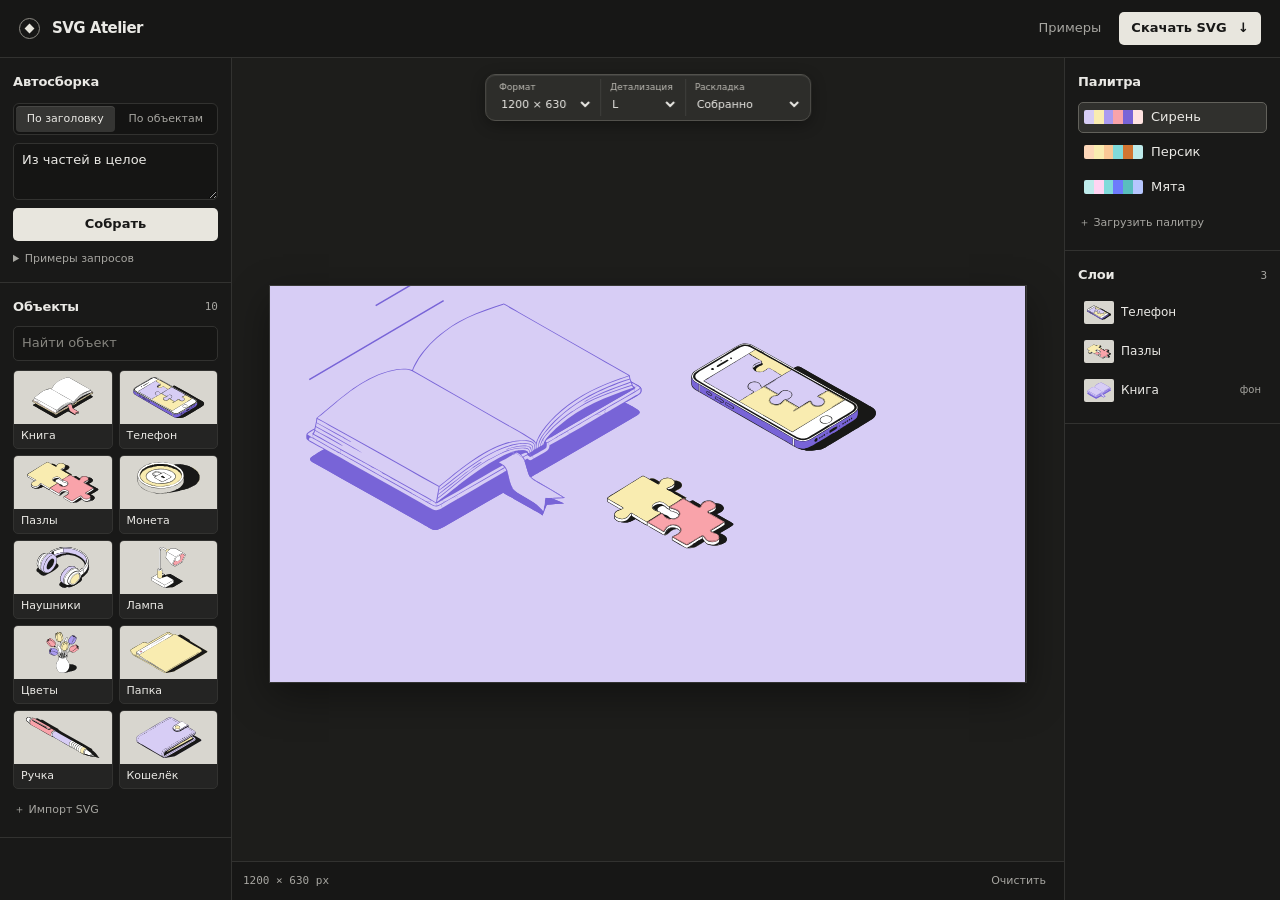
<file: index.html>
<!doctype html>
<html lang="ru">
<head>
  <meta charset="utf-8"><meta name="viewport" content="width=device-width,initial-scale=1">
  <title>SVG Atelier — редактор векторных композиций</title>
  <link rel="stylesheet" href="style.css">
  <script defer src="library.js"></script><script defer src="engine.js"></script><script defer src="app.js"></script>
</head>
<body>
<header class="top">
  <div class="brand"><span class="mark" aria-hidden="true"></span><strong>SVG Atelier</strong></div>
  <div class="top-actions">
    <a href="demo.html">Примеры</a>
    <button class="dark" id="export">Скачать SVG <span aria-hidden="true">↓</span></button>
  </div>
</header>
<main class="layout">
  <aside class="left">
    <section class="assemble">
      <h1>Автосборка</h1>
      <div class="tabs" aria-label="Способ сборки">
        <button data-mode="phrase" aria-pressed="true">По заголовку</button>
        <button data-mode="objects" aria-pressed="false">По объектам</button>
      </div>
      <label class="sr" id="query-label" for="query">Заголовок или метафора</label>
      <textarea id="query" rows="2" placeholder="Например, «Из частей в целое»"></textarea>
      <button id="compose" class="accent">Собрать</button>
      <details class="examples"><summary>Примеры запросов</summary><div id="examples"></div></details>
    </section>
    <section class="library">
      <div class="heading"><h2>Объекты</h2><output id="count"></output></div>
      <input type="search" id="search" placeholder="Найти объект" aria-label="Найти объект">
      <div id="assets" class="assets"></div>
      <label class="file">＋ Импорт SVG<input type="file" id="svg-files" accept=".svg,image/svg+xml" multiple></label>
    </section>
  </aside>
  <section class="workbench" aria-label="Холст композиции">
    <div class="board-bar">
      <div class="field"><label for="format">Формат</label>
        <select id="format"><option value="wide">1200 × 630</option><option value="square">1080 × 1080</option><option value="tall">1080 × 1350</option></select></div>
      <div class="field"><label for="size">Детализация</label><select id="size"><option>L</option><option>S</option></select></div>
      <div class="field"><label for="layout">Раскладка</label>
        <select id="layout"><option value="cluster">Собранно</option><option value="offset">Со смещением</option><option value="title">Под заголовок</option></select></div>
    </div>
    <div class="stage" id="stage"><svg id="canvas" tabindex="-1" xmlns="http://www.w3.org/2000/svg" fill="none" aria-label="Векторная композиция"></svg></div>
    <div class="board-footer"><output id="dimensions"></output><p id="status" role="status"></p><button id="clear">Очистить</button></div>
  </section>
  <aside class="right">
    <section class="palette"><h2>Палитра</h2><div id="palette-list"></div>
      <label class="file">＋ Загрузить палитру<input type="file" id="palette-file" accept=".json,.txt,.gpl,application/json,text/plain"></label></section>
    <section class="layers"><div class="heading"><h2>Слои</h2><output id="layer-count"></output></div><div id="layers"></div></section>
    <section id="inspector" class="inspector" hidden>
      <h2>Выбранный объект</h2>
      <div class="inputs">
        <label>X <input id="x" type="number" step="1"></label>
        <label>Y <input id="y" type="number" step="1"></label>
        <label>Угол <input id="angle" type="number" step="1"></label>
      </div>
      <label class="mono"><input id="mono" type="checkbox"> Фоновый объект</label>
      <div class="layer-actions"><button id="up" aria-label="Слой выше" title="Слой выше">↑</button><button id="down" aria-label="Слой ниже" title="Слой ниже">↓</button><button id="duplicate" title="Дублировать">Копия</button><button id="remove" title="Удалить">Удалить</button></div>
    </section>
  </aside>
</main>
</body>
</html>
</file>
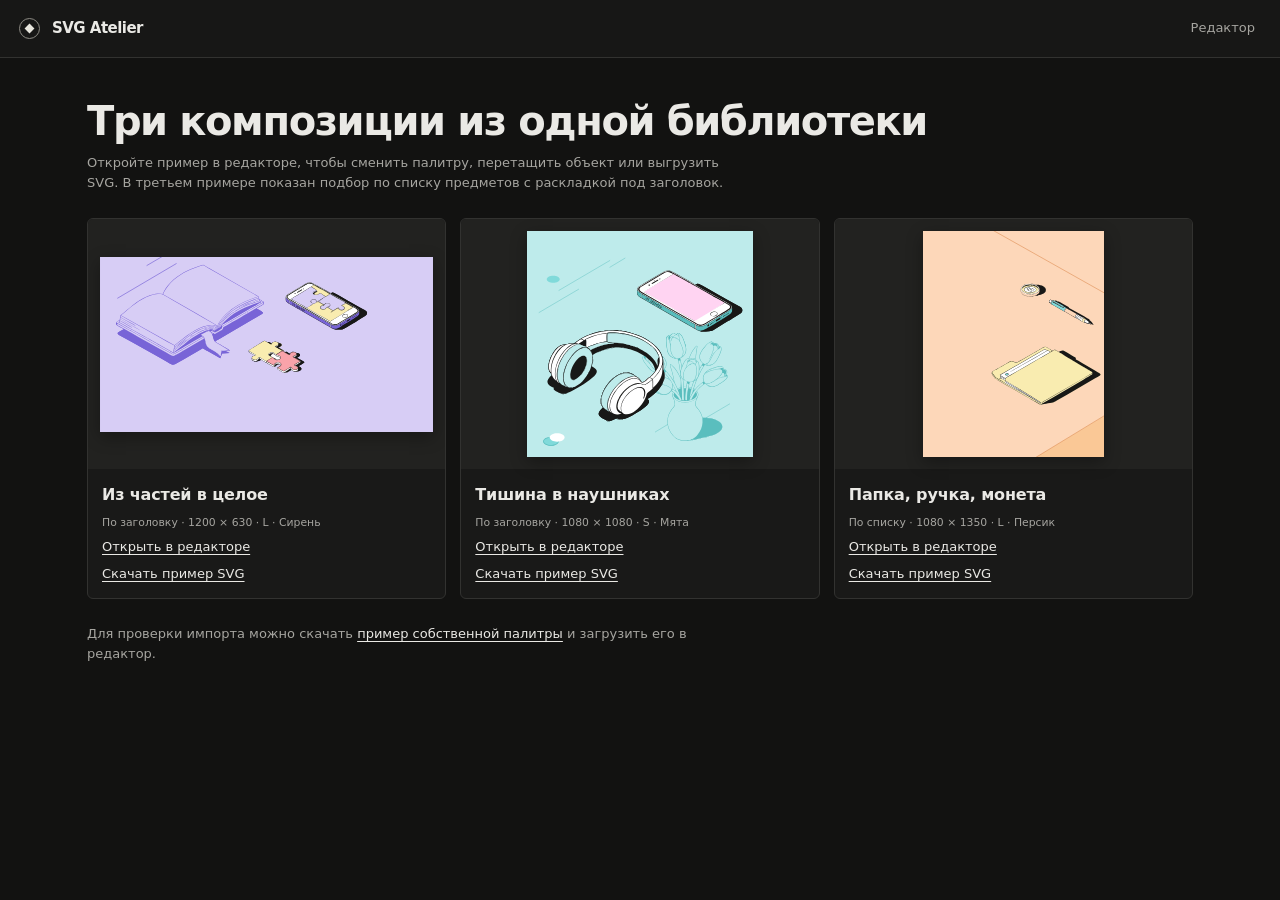
<file: demo.html>
<!doctype html>
<html lang="ru">
<head>
<meta charset="utf-8"><meta name="viewport" content="width=device-width,initial-scale=1">
<title>SVG Atelier — демонстрация</title>
<link rel="stylesheet" href="style.css">
<style>
  .demo{max-width:1150px;margin:auto;padding:42px 22px;}
  .demo h1{font-size:clamp(26px,4vw,40px);margin:0 0 10px;line-height:1.08;letter-spacing:-.035em;}
  .demo p{max-width:660px;color:var(--muted);line-height:1.55;}
  .demo-grid{display:grid;grid-template-columns:repeat(3,minmax(0,1fr));gap:14px;margin:25px 0;}
  .demo-card{display:flex;flex-direction:column;background:var(--panel);border:1px solid var(--border);border-radius:6px;overflow:hidden;}
  .demo-card figure{background:#222220;display:grid;place-items:center;margin:0;height:250px;padding:12px;}
  .demo-card img{display:block;max-height:226px;max-width:100%;box-shadow:0 5px 16px #0005;}
  .demo-card div{padding:14px;display:grid;gap:8px;}
  .demo-card small{color:var(--muted);}
  .demo a{color:var(--ink);text-underline-offset:3px;}
  .demo-card h2{font-size:16px;}
  @media(max-width:740px){.demo-grid{grid-template-columns:1fr;}.demo-card figure{height:220px;}.demo-card img{max-height:196px;}}
</style>
</head>
<body>
<header class="top"><a class="brand" href="index.html"><span class="mark" aria-hidden="true"></span><strong>SVG Atelier</strong></a><div class="top-actions"><a href="index.html">Редактор</a></div></header>
<main class="demo">
<h1>Три композиции из одной библиотеки</h1>
<p>Откройте пример в редакторе, чтобы сменить палитру, перетащить объект или выгрузить SVG. В третьем примере показан подбор по списку предметов с раскладкой под заголовок.</p>
<div class="demo-grid">
  <article class="demo-card"><figure><img src="examples/pieces.svg" alt="Пазлы, телефон и фоновая книга на сиреневом поле"></figure><div><h2>Из частей в целое</h2><small>По заголовку · 1200 × 630 · L · Сирень</small><a href="index.html?demo=0">Открыть в редакторе</a><a href="examples/pieces.svg" download>Скачать пример SVG</a></div></article>
  <article class="demo-card"><figure><img src="examples/headphones.svg" alt="Наушники, цветы и фоновый телефон на мятном поле"></figure><div><h2>Тишина в наушниках</h2><small>По заголовку · 1080 × 1080 · S · Мята</small><a href="index.html?demo=1">Открыть в редакторе</a><a href="examples/headphones.svg" download>Скачать пример SVG</a></div></article>
  <article class="demo-card"><figure><img src="examples/desk.svg" alt="Папка, ручка и монета на персиковом поле"></figure><div><h2>Папка, ручка, монета</h2><small>По списку · 1080 × 1350 · L · Персик</small><a href="index.html?demo=2">Открыть в редакторе</a><a href="examples/desk.svg" download>Скачать пример SVG</a></div></article>
</div>
<p>Для проверки импорта можно скачать <a href="examples/palette.json" download>пример собственной палитры</a> и загрузить его в редактор.</p>
</main>
</body>
</html>
</file>
<file: style.css>
:root {
  color-scheme: dark;
  font: 13px/1.45 system-ui, -apple-system, sans-serif;
  color: #eae9e5;
  background: #121211;
  --ink: #eae9e5;
  --muted: #a6a5a0;
  --quiet: #85847e;
  --panel: #191918;
  --border: #323230;
  --raised: #242423;
  --hover: #30302e;
  --paper: #e8e6de;
  --mono: ui-monospace, SFMono-Regular, Consolas, monospace;
}
* { box-sizing: border-box; }
body { margin: 0; }
button, input, textarea, select { font: inherit; color: inherit; }
button, select, .file { cursor: pointer; }
button { border: 0; background: none; }
button:disabled { cursor: default; opacity: .45; }
:focus-visible, .file:focus-within { outline: 2px solid #e8e6de; outline-offset: 3px; }
h1, h2, p { margin: 0; }
h1, h2 { font-size: 13px; font-weight: 650; letter-spacing: -.01em; }
[hidden] { display: none !important; }
a { color: inherit; }

.top {
  height: 58px;
  display: flex;
  justify-content: space-between;
  align-items: center;
  gap: 16px;
  padding: 0 19px;
  background: #171716;
  border-bottom: 1px solid var(--border);
}
.brand, .top-actions { display: flex; align-items: center; gap: 12px; }
.brand { color: var(--ink); text-decoration: none; }
.brand strong { font-size: 15px; font-weight: 650; letter-spacing: -.035em; }
.top-actions a { color: var(--muted); padding: 6px; text-decoration: none; }
.top-actions a:hover { color: var(--ink); }
.mark {
  display: grid;
  width: 21px;
  height: 21px;
  place-items: center;
  border: 1px solid #8c8a83;
  border-radius: 50%;
}
.mark::after { content: ""; width: 7px; height: 7px; background: var(--paper); transform: rotate(45deg); }
.dark, .accent {
  background: var(--paper);
  color: #181817;
  border: 1px solid transparent;
  border-radius: 5px;
  padding: 6px 11px;
  font-weight: 650;
}
.dark:hover, .accent:hover { background: #fffef8; }
.dark span { margin-left: 7px; }
.accent { width: 100%; }

.layout { display: grid; grid-template-columns: 232px minmax(0, 1fr) 216px; height: calc(100dvh - 58px); }
.left, .right { min-width: 0; background: var(--panel); overflow: auto; scrollbar-width: thin; }
.left { border-right: 1px solid var(--border); }
.right { border-left: 1px solid var(--border); }
.left section, .right section { padding: 15px 13px; border-bottom: 1px solid var(--border); }
.heading { display: flex; align-items: center; justify-content: space-between; margin-bottom: 10px; }
.heading output { color: var(--muted); font: 11px var(--mono); }

.tabs { display: grid; grid-template-columns: 1fr 1fr; margin: 11px 0 8px; padding: 2px; gap: 2px; background: #141413; border: 1px solid var(--border); border-radius: 6px; }
.tabs button { color: var(--muted); padding: 5px 2px; font-size: 11px; white-space: nowrap; border-radius: 4px; }
.tabs [aria-pressed="true"] { color: var(--ink); background: #353533; box-shadow: inset 0 1px #ffffff17; }
input, textarea, select {
  min-width: 0;
  background: #151514;
  border: 1px solid var(--border);
  border-radius: 5px;
  padding: 7px 8px;
}
input::placeholder, textarea::placeholder { color: var(--quiet); }
textarea { display: block; width: 100%; min-height: 57px; resize: vertical; margin-bottom: 8px; }
input[type="search"] { width: 100%; margin-bottom: 9px; }
.examples { margin-top: 10px; }
.examples summary { color: var(--muted); cursor: pointer; font-size: 11px; }
#examples { display: flex; flex-wrap: wrap; gap: 4px; margin-top: 5px; }
#examples button { padding: 3px 5px; border-radius: 3px; background: var(--raised); color: var(--ink); text-align: left; font-size: 11px; }
#examples button:hover { background: var(--hover); }

.assets { display: grid; grid-template-columns: repeat(2, minmax(0, 1fr)); gap: 6px; }
.asset { min-width: 0; padding: 0; text-align: left; border-radius: 5px; overflow: hidden; background: var(--raised); border: 1px solid var(--border); }
.asset:hover { border-color: #88867e; background: var(--hover); }
.asset svg { display: block; height: 53px; width: 100%; padding: 6px 9px; background: #d8d6cf; }
.asset span { display: block; padding: 4px 7px; overflow: hidden; text-overflow: ellipsis; white-space: nowrap; font-size: 11px; }
.file { position: relative; display: block; width: fit-content; margin-top: 9px; color: var(--muted); font-size: 11px; padding: 4px 1px; }
.file:hover { color: var(--ink); }
.file input { position: absolute; opacity: 0; inset: 0; width: 100%; padding: 0; cursor: pointer; }

.workbench { position: relative; display: grid; grid-template-rows: minmax(0, 1fr) auto; min-width: 0; isolation: isolate; }
.board-bar {
  position: absolute;
  z-index: 1;
  top: 16px;
  left: 50%;
  transform: translateX(-50%);
  display: flex;
  align-items: center;
  justify-content: center;
  gap: 3px;
  padding: 4px;
  width: max-content;
  max-width: calc(100% - 20px);
  border: 1px solid #52514c;
  border-radius: 10px;
  background: #292927;
  box-shadow: inset 0 1px #ffffff15, 0 4px 15px #0005;
}
@supports (backdrop-filter: blur(12px)) {
  .board-bar { background: #30302de8; backdrop-filter: blur(12px) saturate(.7); }
}
.field { display: grid; gap: 1px; padding: 2px 4px; }
.field + .field { border-left: 1px solid #ffffff16; }
.field label { padding: 0 5px; color: #bdbbb4; font-size: 9px; }
.field select { width: 100%; font-size: 11px; padding: 2px 3px; border: 0; background: transparent; }
.field select option { background: #272725; color: var(--ink); }

.stage {
  container-type: size;
  display: grid;
  place-items: center;
  overflow: hidden;
  padding: 77px clamp(14px, 3vw, 44px) 28px;
  background-color: #1d1d1b;
  background-image: radial-gradient(#41403d 0.65px, transparent 0.65px);
  background-size: 18px 18px;
  background-position: center;
}
#canvas {
  display: block;
  width: min(100%, calc(100cqh * var(--canvas-ratio, 1.9)));
  height: auto;
  overflow: hidden;
  box-shadow: 0 0 0 1px #ffffff21, 0 14px 38px #0006;
  touch-action: none;
}
.scene-item { cursor: grab; }
.scene-item:active { cursor: grabbing; }
.selection { pointer-events: none; stroke: #173b88; stroke-width: 1.5; stroke-dasharray: 5 3; vector-effect: non-scaling-stroke; fill: none; }
.board-footer { display: flex; align-items: center; justify-content: space-between; gap: 10px; min-height: 39px; padding: 4px 11px; background: #171716; border-top: 1px solid var(--border); color: var(--muted); font-size: 11px; }
.board-footer output { white-space: nowrap; font-family: var(--mono); }
.board-footer p { overflow-wrap: anywhere; }
.board-footer button { color: var(--muted); padding: 4px 7px; border-radius: 4px; }
.board-footer button:hover:not(:disabled) { color: var(--ink); background: var(--hover); }

#palette-list, #layers { display: grid; gap: 4px; }
#palette-list { margin-top: 10px; }
.palette-option { display: grid; grid-template-columns: 59px 1fr; align-items: center; gap: 8px; text-align: left; border: 1px solid transparent; border-radius: 5px; padding: 5px; }
.palette-option:hover, .layer:hover { background: var(--raised); }
.palette-option[aria-pressed="true"], .layer[aria-pressed="true"] { background: #30302d; border-color: #62615b; }
.swatches { display: flex; border-radius: 2px; overflow: hidden; }
.swatches i { height: 14px; flex: 1; }
.layer { display: flex; align-items: center; gap: 7px; padding: 5px; text-align: left; border: 1px solid transparent; border-radius: 5px; }
.layer svg { width: 30px; height: 23px; padding: 3px; border-radius: 2px; background: #d8d6cf; flex: none; }
.layer span { overflow: hidden; text-overflow: ellipsis; white-space: nowrap; font-size: 12px; }
.layer small { margin-left: auto; color: var(--muted); font-size: 10px; }
.layer-note { font-size: 12px; color: var(--muted); }
.inputs { display: grid; grid-template-columns: repeat(3, minmax(0, 1fr)); gap: 5px; margin-top: 9px; }
.inputs label { display: grid; gap: 4px; font-size: 11px; color: var(--muted); }
.inputs input { width: 100%; font: 11px var(--mono); padding: 6px 3px; }
.mono { display: flex; gap: 5px; align-items: center; margin: 9px 0; font-size: 12px; }
.mono input { accent-color: var(--paper); }
.layer-actions { display: flex; gap: 3px; flex-wrap: wrap; }
.layer-actions button { background: var(--raised); border: 1px solid var(--border); border-radius: 4px; padding: 4px 6px; font-size: 11px; }
.layer-actions button:hover:not(:disabled) { background: var(--hover); }

.sr { position: absolute; overflow: hidden; clip-path: inset(50%); width: 1px; height: 1px; white-space: nowrap; }
@media (max-width: 1000px) { .layout { grid-template-columns: 189px minmax(0, 1fr) 178px; } }
@media (max-width: 720px) {
  .top { height: 51px; padding: 0 10px; }
  .top-actions { gap: 5px; }
  .layout { grid-template-columns: minmax(0, 1fr) minmax(0, 1fr); height: auto; }
  .workbench { grid-column: 1 / -1; grid-row: 1; grid-template-rows: clamp(294px, 53svh, 510px) auto; }
  .right { border-left: 0; }
  .left section, .right section { padding: 12px 8px; }
  .stage { padding: 69px 12px 16px; }
  .board-bar { top: 10px; }
}
@media (prefers-reduced-motion: no-preference) {
  button, .asset, .file { transition: background-color 120ms, border-color 120ms, color 120ms; }
}
</file>
